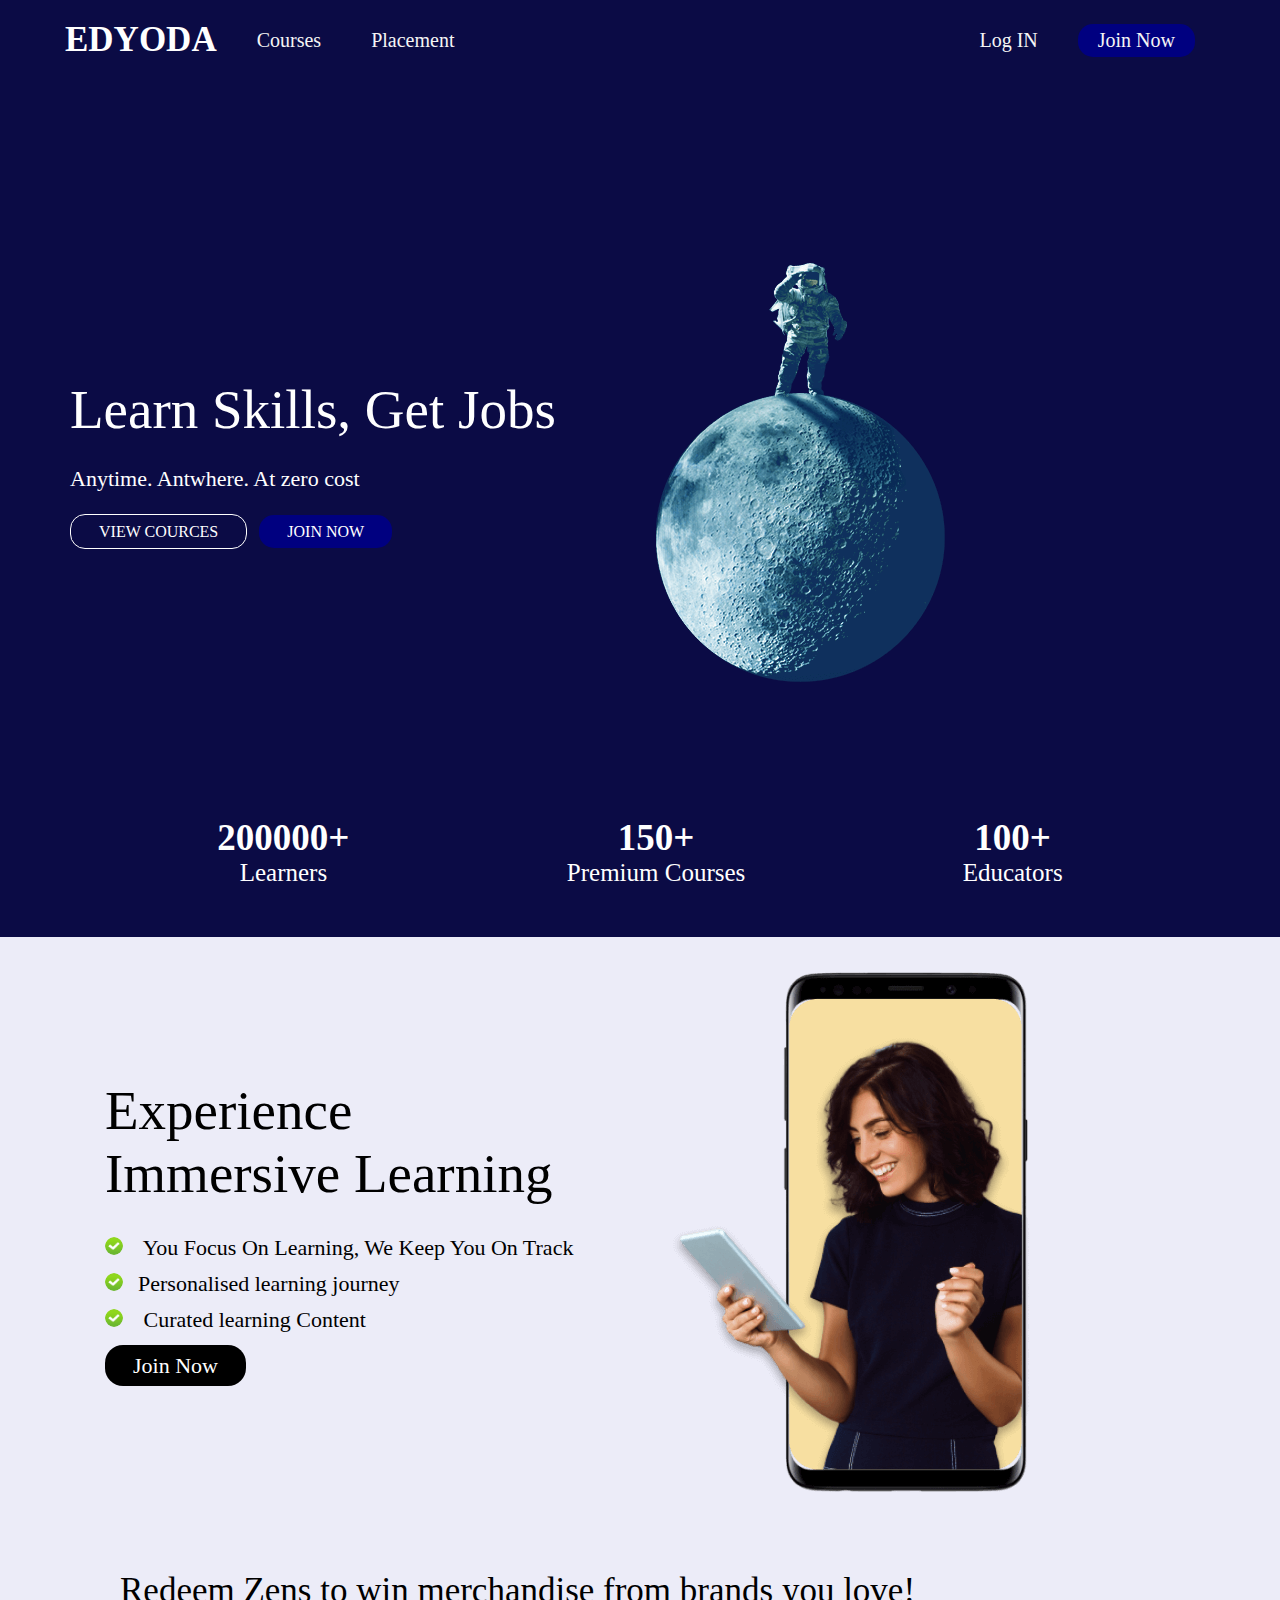
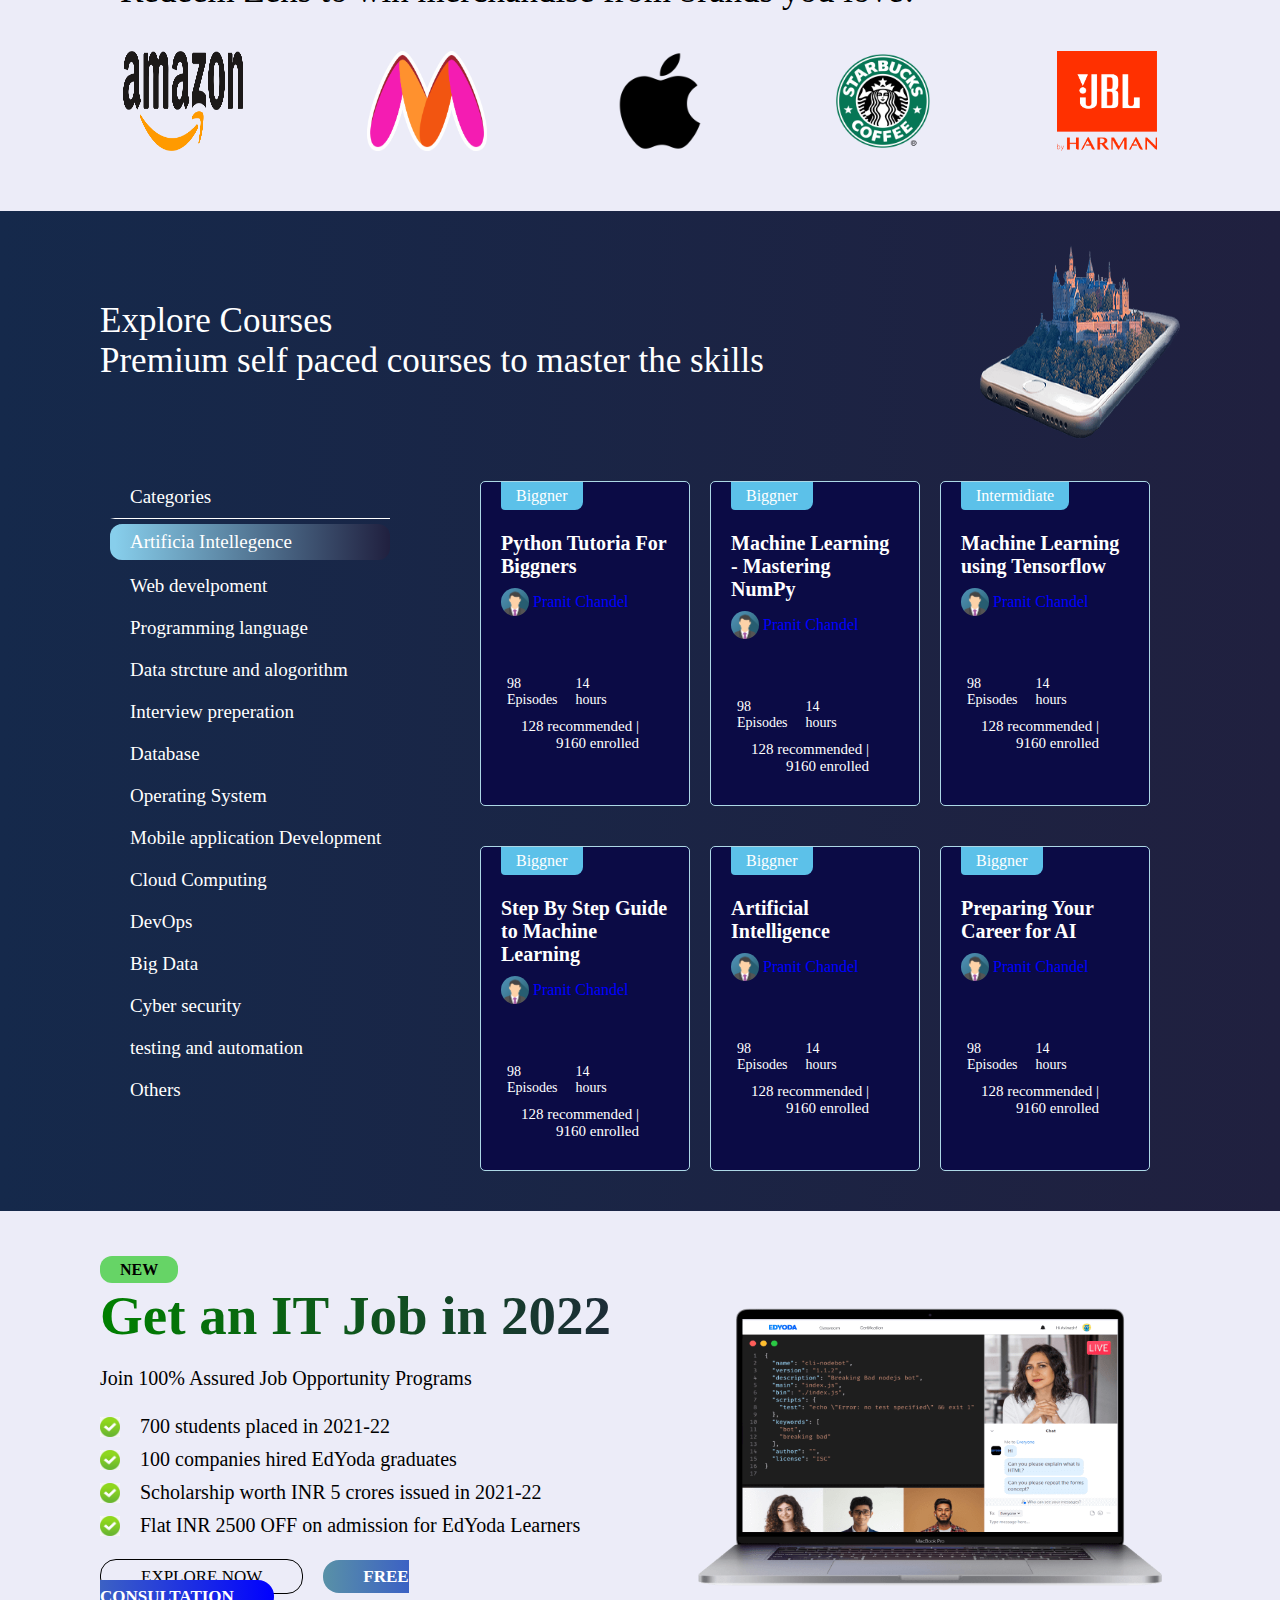
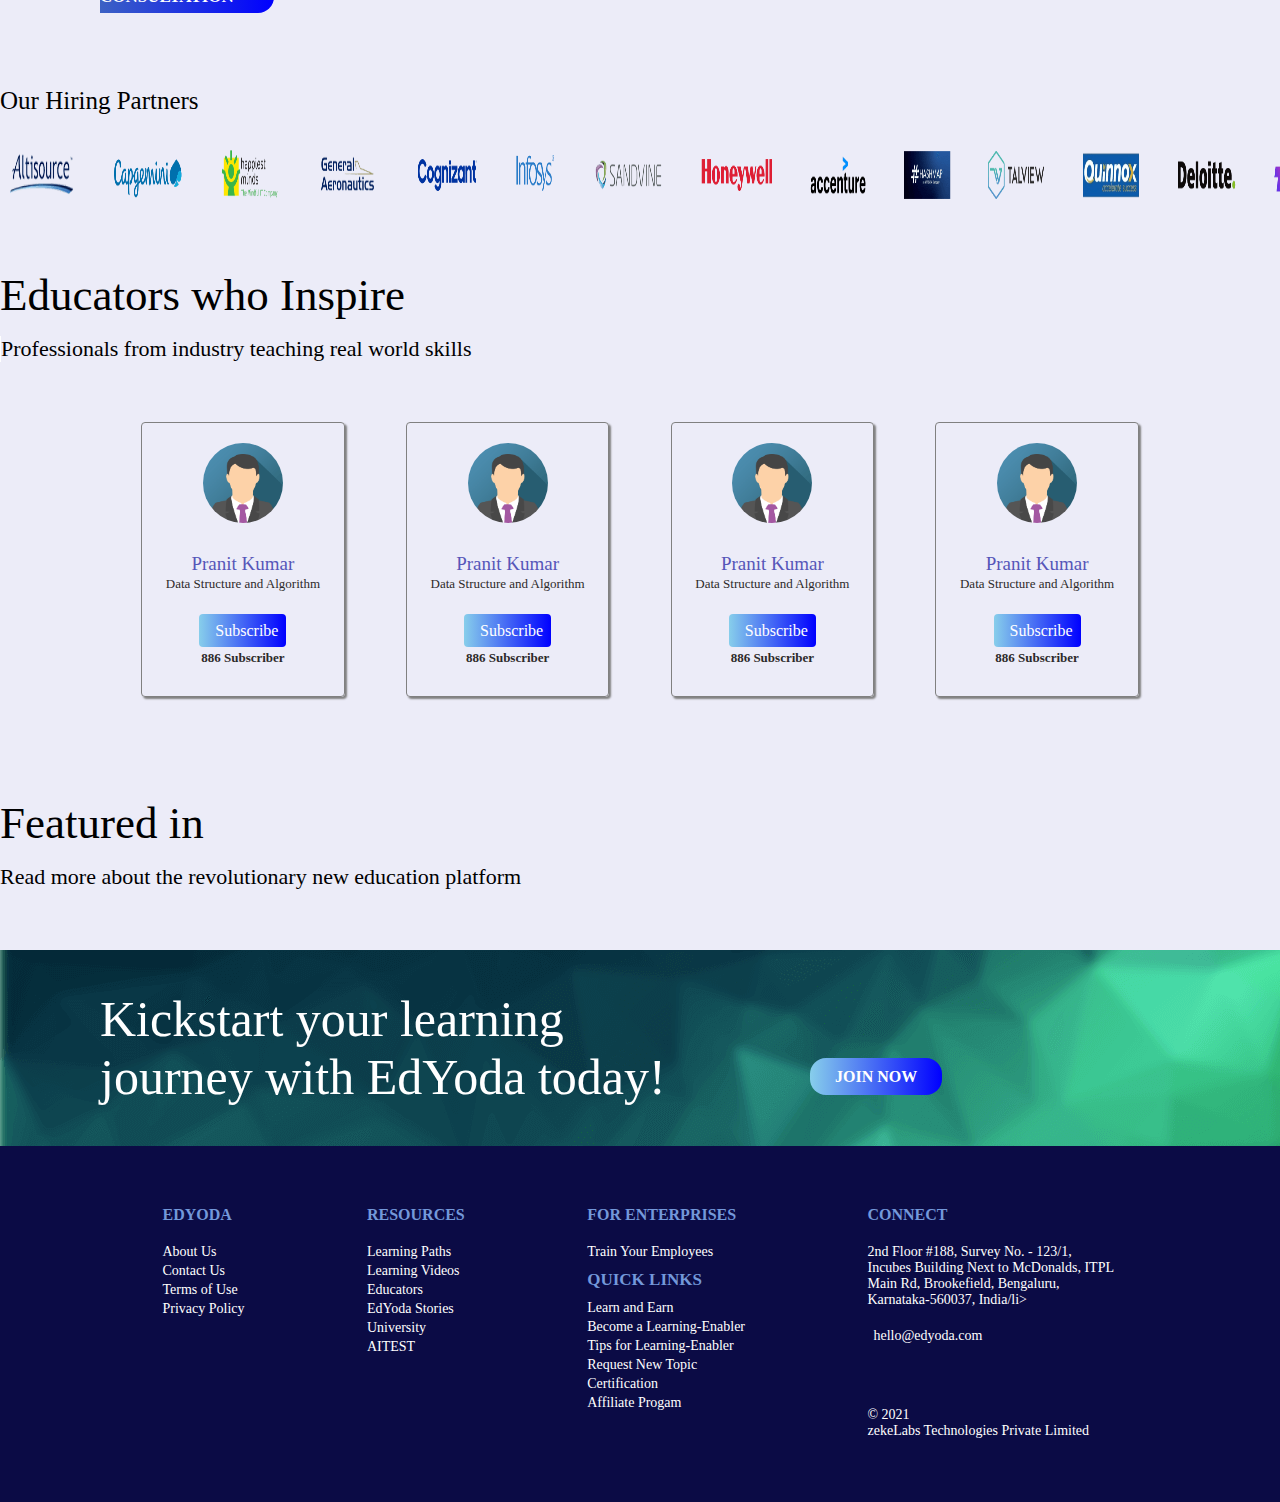
<file: project.html>
<!DOCTYPE html>
<html lang="en">
<head>
    <link rel="stylesheet" href="https://cdnjs.cloudflare.com/ajax/libs/font-awesome/6.1.1/css/all.min.css" integrity="sha512-KfkfwYDsLkIlwQp6LFnl8zNdLGxu9YAA1QvwINks4PhcElQSvqcyVLLD9aMhXd13uQjoXtEKNosOWaZqXgel0g==" crossorigin="anonymous" referrerpolicy="no-referrer" />
    <meta charset="UTF-8">
    <meta http-equiv="X-UA-Compatible" content="IE=edge">
    <meta name="viewport" content="width=device-width, initial-scale=1.0">
    <title>Document</title>
    <link rel="stylesheet" href="./style2.css">
</head>
<body>
    <header>
        <div class="parent">

            <div class="c1">
                <ul class="edy">
                    <li class ="li" id="edyoda"><span>EDYODA</span></li>
                    <li class="li"  id="uni"><div class="menu"><span>Courses</span> <i id="course" class="fa-solid fa-angle-down"></i>

                      <div class="drop"> 

                         <div class="pop">
                            <ul class="one">
                                <li><span><b>WEB DEVELOPMENT</b><i class="fa-solid fa-chevron-right"></i></span></li>
                                <li><img src="./icons8-html-5-48.png"><span>HTML</span></li>
                                <li><img src="./icons8-css3-48.png"><span>CSS</span></li>
                                <li><img src="./icons8-react-native-48.png"><span>ReactJS</span></li>
                                <li><img src="./icons8-angularjs-48.png"><span>Angular</span></li>
                              
                            </ul>


                            <ul  class="two">
                                <li><span id="five"><span><b>ARTIFICIAL<BR>INTELLEGENCE</b></span><i class="fa-solid fa-chevron-right"></i></span></li>
                                <li><img src="./image/icons8-numpy-48.png"><span>NUMPY</span></li>
                                <li><img src="./image/icons8-panda-48.png"><span>Pandas</span></li>
                                <li><img src="./image/icons8-tensorflow-48.png"><span>Tensorflow</span></li>
                                <li><img src="./image/icons8-mind-map-48.png"><span>Machine Learning</span></li>
                              
                          
                        
                                </ul>
                                <ul  class="three">
                                    <li><span><b>PROGRAMMING</b><i class="fa-solid fa-chevron-right"></i></span></li>
                                    <li><img src="./image/icons8-python-48.png"><span>Python</span></li>
                                    <li><img src="./image/icons8-javascript-48.png"><span>JavaScript</span></li>
                                    <li><img src="./image/icons8-c++-48.png"><span>C++</span></li>
                                    <li><img src="./image/icons8-java-48.png"><span>Java</span></li>
                                  
                              
                            
                                    </ul>

                                    <ul  class="four">
                                        <li><Span ><b><button> <div class="circle"></div><span>LIVE</span></button></b> </Span><span><b>SESSIONS</b></span></li>
                                        <li><SPAN>Data Scientist</SPAN></li>
                                        <li><SPAN>Full-stack<br>Developer(MERN)</SPAN></li>
                                        <li><SPAN>Full-stack<br>Developer(JAVA)</SPAN></li>
                                        <li><SPAN>Frontend<br>Developer(ReactJS)</SPAN></li>
                                        <li><SPAN>Backend Developer(JAVA)</SPAN></li>
                                      
                                    </ul>
                         </div>
                         <div class="pop2"><span><b>EXPLORE ALL SELF-PACED COURCES</b></span></div>

                    </div>

                    </div>
                    </li>

                    <li class="li">Placement</li>


                </ul>
            </div>  
            
            <div class="c2">

                <ul class="edyr">
                    <li class="lis"> <span></spa><i class="fa-solid fa-magnifying-glass"></i></span></li>
                    <li  class="lis"><span>Log IN</span></li>
                    <li  class="lis"  id="join"><span>Join Now</span></li>
                </ul>
                
             </div>


        </div>

        


      

        <div class="hero">

            <div class="left">
                <p class="learn">Learn Skills, Get Jobs</p>
                <p>Anytime. Antwhere. At zero cost</p>
                <p ><span  class="view">VIEW COURCES</span><span class="join">JOIN NOW</span></p>


            </div>
            <div class="right">
                <img src="./image/astronaut.png">
            </div>
        </div>

            <div  class="hero1">
                <div>
                    <span class="num">200000+</span>
                    <span>Learners</span>
                </div>
                <div>
                    <span class="num">150+</span>
                    <span>Premium Courses</span>
                </div>
                <div>
                    <span class="num">100+</span>
                    <span>Educators</span>
                </div>

                
            </div>
        

    </header>

    <main>

        <section class="sec">

            <div class="child1">
                <p class="experience">Experience <br> Immersive Learning</p>
                <p><img class="imge" src="./image/png-clipart-green-and-white-correct-sign-grass-angle-symbol-yellow-accept-angle-grass-thumbnail.png">
                    You Focus On Learning, We Keep You On Track</p>
                <p>
                    <img class="imge" src="./image/png-clipart-green-and-white-correct-sign-grass-angle-symbol-yellow-accept-angle-grass-thumbnail.png">Personalised learning journey</p>

                <p><img class="imge" src="./image/png-clipart-green-and-white-correct-sign-grass-angle-symbol-yellow-accept-angle-grass-thumbnail.png">
                    Curated learning Content</p>
                <p class="lastchild"><span>Join Now</span></p>

            </div>

            <div class="child2">
                <img src="./image/benefit-img-32.png">
            </div>

            

        </section>

        <section class="sec2">
            <p>
                Redeem Zens to win merchandise from brands you love!
            </p>
            <div class="amazon">
            <img class="myntra" src="./image/company/new.amazon.png">
            <img class="myntra" src="./image/company/Myntra_logo.png">
            <img src="./image/company/apple-logo-png-dallas-shootings-don-add-are-speech-zones-used-4.png">
            <img src="./image/company/starbucks-logo-png-transparent-0.png">
            <img src="./image/company/2500px-JBL_logo.svg.png">
        </div>
        </section>

        <section class="sec3">

        <div class="explore">

            <div class="text">
                <p>Explore Courses<br>

                    Premium self paced courses to master the skills</p>
            </div>

            
                <img src="./image/company/mobile-castle.png">
            


         </div>

         <div class="parent2">

            <div class="arti">
                <ul>
                    <li >Categories</li>
                    <li>Artificia Intellegence</li>
                    <li>Web develpoment</li>
                    <li>Programming language</li>
                    <li>Data strcture and alogorithm</li>
                    <li>Interview preperation</li>
                    <li>Database</li>
                    <li>Operating System</li>
                    <li>Mobile application Development</li>
                    <li>Cloud Computing</li>
                    <li>DevOps</li>
                    <li>Big Data</li>
                    <li>Cyber security </li>
                    <li>testing and automation</li>
                    <li>Others</li>
                </ul>
            </div>


            <div class="card-p">

                <div class="card">
                    <div><p class="python">Python Tutoria For Biggners</p></div>
                    <div><img src="image/company/img_avatar.png"><span>Pranit Chandel</span></div>
                   
                    <div><div><i class="fa-solid fa-folder"></i></div><span>98<br>Episodes</span><div><i class="fa-solid fa-clock"></i></div><span>14<br>hours</span></div>
                     
                    <div> <span  class="en">128 recommended  | 9160 enrolled</span></div>
                    <div class="tag">Biggner</div>
                </div>

                <div class="card">
                    <div><p class="python">Machine Learning - Mastering NumPy</p></div>
                    <div><img src="image/company/img_avatar.png"><span>Pranit Chandel</span></div>
                   
                    <div><div><i class="fa-solid fa-folder"></i></div><span>98<br>Episodes</span><div><i class="fa-solid fa-clock"></i></div><span>14<br>hours</span></div>
                     
                    <div> <span  class="en">128 recommended  |  9160 enrolled</span></div>
                    <div class="tag">Biggner</div>
                </div>

                <div class="card">
                    <div><p class="python">Machine Learning using Tensorflow</p></div>
                    <div><img src="image/company/img_avatar.png"><span>Pranit Chandel</span></div>
                   
                    <div><div><i class="fa-solid fa-folder"></i></div><span>98<br>Episodes</span><div><i class="fa-solid fa-clock"></i></div><span>14<br>hours</span></div>
                     
                    <div  class="en"> <span>128 recommended  |  9160 enrolled</span></div>
                    <div class="tag">Intermidiate</div>
                </div>

                <div class="card">
                    <div><p class="python">Step By Step Guide to Machine Learning</p></div>
                    <div><img src="image/company/img_avatar.png"><span>Pranit Chandel</span></div>
                   
                    <div><div><i class="fa-solid fa-folder"></i></div><span>98<br>Episodes</span><div><i class="fa-solid fa-clock"></i></div><span>14<br>hours</span></div>
                     
                    <div  class="en"> <span>128 recommended  |  9160 enrolled</span></div>
                    <div class="tag">Biggner</div>
                </div>

                <div class="card">
                    <div><p class="python">Artificial <br>Intelligence</p></div>
                    <div><img src="image/company/img_avatar.png"><span>Pranit Chandel</span></div>
                   
                    <div><div><i class="fa-solid fa-folder"></i></div><span>98<br>Episodes</span><div><i class="fa-solid fa-clock"></i></div><span>14<br>hours</span></div>
                     
                    <div  class="en"> <span>128 recommended  |  9160 enrolled</span></div>
                    <div class="tag">Biggner</div>
                </div>

                <div class="card">
                    <div><p class="python">Preparing Your Career for AI</p></div>
                    <div><img src="image/company/img_avatar.png"><span>Pranit Chandel</span></div>
                   
                    <div><div><i class="fa-solid fa-folder"></i></div><span>98<br>Episodes</span><div><i class="fa-solid fa-clock"></i></div><span>14<br>hours</span></div>
                     
                    <div class="en"> <span>128 recommended  |  9160 enrolled</span></div>
                    <div class="tag">Biggner</div>
                </div>

            </div>

        </div>

    

         


         

        </section>

        <section class="sec4">

            <div class="new">

            <div><span>NEW</span></div>
            <div><span>Get an IT Job in 2022</span></div>
            <div><span>Join 100% Assured Job Opportunity Programs</span></div>
            <div class="big"><img src="./image/png-clipart-green-and-white-correct-sign-grass-angle-symbol-yellow-accept-angle-grass-thumbnail.png"><span>700 students placed in 2021-22</span></div>
            <div  class="big"><img src="./image/png-clipart-green-and-white-correct-sign-grass-angle-symbol-yellow-accept-angle-grass-thumbnail.png"><span>100 companies hired EdYoda graduates</span></div>
            <div  class="big"><img src="./image/png-clipart-green-and-white-correct-sign-grass-angle-symbol-yellow-accept-angle-grass-thumbnail.png"><span>Scholarship worth INR 5 crores issued in 2021-22</span></div>
            <div  class="big"><img src="./image/png-clipart-green-and-white-correct-sign-grass-angle-symbol-yellow-accept-angle-grass-thumbnail.png"><span>Flat INR 2500 OFF on admission for EdYoda Learners</span></div>
            <div><span>EXPLORE NOW</span><span>Free Consultation</span></div>

           </div>
           
           <div >
            <img src="./image/live-sessions.webp">
           </div>

        </section>

        <section class="sec5">
            <div class="one"><p>Our Hiring Partners</p></div>
            <div class="two"> <img src="./image/img/partner-slider.webp"></div>
            <div class="three"><p>Educators who Inspire</p></div>
            <div class="four"> <p>Professionals from industry teaching real world skills</p></div>
            <div class="sticker">

                <div class="card1">
                    <div class="eleven"><img src="./image/company/img_avatar.png"></div>
                    <div class="twelve"><span>Pranit Kumar</span></div>
                    <div class="thirteen"><span>Data Structure and Algorithm</span></div>
                    <div class="fourteen"><span><i class="fa-solid fa-wifi"></i>Subscribe</span></div>
                    <div class="fifteen"><span>886 Subscriber</span></div>
                </div>

                <div class="card1">
                    <div class="eleven"><img src="./image/company/img_avatar.png"></div>
                    <div class="twelve"><span>Pranit Kumar</span></div>
                    <div class="thirteen"><span>Data Structure and Algorithm</span></div>
                    <div class="fourteen"><span><i class="fa-solid fa-wifi"></i>Subscribe</span></div>
                    <div class="fifteen"><span>886 Subscriber</span></div>
                </div>

                <div class="card1">
                    <div class="eleven"><img src="./image/company/img_avatar.png"></div>
                    <div class="twelve"><span>Pranit Kumar</span></div>
                    <div class="thirteen"><span>Data Structure and Algorithm</span></div>
                    <div class="fourteen"><span><i class="fa-solid fa-wifi"></i>Subscribe</span></div>
                    <div class="fifteen"><span>886 Subscriber</span></div>
                </div>

                <div class="card1">
                    <div class="eleven"><img src="./image/company/img_avatar.png"></div>
                    <div class="twelve"><span>Pranit Kumar</span></div>
                    <div class="thirteen"><span>Data Structure and Algorithm</span></div>
                    <div class="fourteen"><span><i class="fa-solid fa-wifi"></i>Subscribe</span></div>
                    <div class="fifteen"><span>886 Subscriber</span></div>
                </div>

               
            </div>
            <div  class="six"> <p>Featured in</p></div>
            <div  class="seven"> <p>Read more about the revolutionary new education platform</p></div>
        

        

        </section>


        <section class="sec6">
            <div>Kickstart your learning
                journey with EdYoda today!
                </div>
                <div> <span>JOIN NOW</span></div>

        </section>
        
    </main>

    <footer>

        <div >
            <ul>
                <li>EDYODA</li>
                <li> About Us</li>
                <li>Contact Us</li>
                <li> Terms of Use</li>
                <li>  Privacy Policy</li>
            </ul>
        </div>

        
        <div >
            <ul>
                <li> RESOURCES</li>
                <li>  Learning Paths</li>
                <li> Learning Videos</li>
                <li>  Educators</li>
                <li>  EdYoda Stories</li>
                <li>  University</li>
                <li>  AITEST</li>
            </ul>
        </div>
       
        <div >
            <ul>
                <li>FOR ENTERPRISES</li>
                <li>    Train Your Employees</li>
                <li class="quick"> QUICK LINKS</li>
                <li>  Learn and Earn</li>
                <li>   Become a Learning-Enabler</li>
                <li>  Tips for Learning-Enabler</li>
                <li>    Request New Topic</li>
     
                <li>Certification</li>
                <li>  Affiliate Progam</li>
            </ul>
        </div>
        
        
       
        <div  class="add">
            <ul>
                <li>   CONNECT</li>
                <li>   2nd Floor #188, Survey No. - 123/1,
                    Incubes Building Next to McDonalds,
                    ITPL Main Rd, Brookefield,
                    Bengaluru, Karnataka-560037,
                    India/li>
                <li class="logo1"> <i class="fa-regular fa-envelope"></i></i> hello@edyoda.com</li>
               
                <li class="logo2"><i class="fa-light fa-location-dot"></i></i></i>
                    <i class="fa-brands fa-twitter-square"></i>
                    <i class="fa-brands fa-facebook"></i>
                    <i class="fa-brands fa-linkedin"></i>
                </li>
                <li class="tech">  © 2021<br>
                    zekeLabs Technologies Private Limited</li>
               
            </ul>
        </div>
     
       
        

    </footer>



    </body>



    
</body>
</html>
</file>
<file: style2.css>
*{
    margin:0px;
    padding:0px;
}

header{
    background-color:   #0B0B45 ;
    padding:20px 0px 0px 0px;
}

.edy{
    display:flex;
    align-items: center;
    font-size: 20px;
    font-weight: 400;
    color:whitesmoke;
    list-style-type: none;
}

 #edyoda{
    font-size: 35px;
    font-weight: 700;
    color:white;
    margin-left: 65px;
}

#course{
    margin-left: 10px;
    margin-top:3px;
}

.edy #uni{
    display:flex;
    align-items: center;
}

.li{
    margin:0px 20px;
}

.pop img{
    height:30px;
    width:30px;
    margin-right: 5px;
   }

   .pop li{
    font-weight: 400;
    margin:10px 0px;
    display:flex;
    align-items: center;
    
   }
   .drop{
   display:none;
    position: absolute;
    left:0px;
    right:0px;
    
    padding-top:28px;
    
   
   

   }

   .menu:hover .drop{
   display:block;
  
   }
   

   .pop{
    display:flex;
    justify-content: space-evenly;
  
   
   
   border-bottom: 1px solid white;
   }
   .pop button{
    padding:2px 9px;
    font-size: 15px;
    font-weight: 700;
    display:flex;
    align-items: center;
   
    border:1px solid white;
    border-radius:8px;
    margin-right: 7px;
}
 .pop .circle{
    height:5px;
    width:5px;
    background-color: red;
    border-radius: 50%;
    margin-right: 7px;
}

.two #five{
    display :flex;
    align-items: center;
}
.pop i{
    margin-left: 10px;
}
.pop2{
    padding:20px 0px;
    text-align: center;
    
    color:skyblue;
}
.parent{
    display:flex;
    justify-content: space-between;
}
.c2{
    display:flex;
    align-items: center;
    margin-right:65px;

}


.edyr{
    display:flex;
    align-items: center;
    font-size: 20px;
    font-weight: 400;
    color:whitesmoke;
    list-style-type: none;
    
}

.lis{
    margin:0px 20px;
}

#join{
   
    padding:5px 20px;
    background-color: navy;
    border-radius: 15px;
}

 #join:hover{
    background-color:lightblue;
}
.parent span{
    cursor:pointer;
}

.four{
    padding-left: 25px;
    border-left: 1px solid white;
}
.left{
    font-size: 22px;
    color: white;
  
    margin-right: 100px;

}

.left .learn{
    font-size: 55px;
}
.left p{
    margin:0px 0px 25px 0px;
}
.left .view{
    font-size: 16px;
    padding:8px 28px;
    border:1px solid white;
    margin-right: 12px;
    border-radius:15px;
    cursor: pointer;
}
.left .join{
    font-size: 16px;
    padding:8px 28px;
    border-radius:15px;
    background-color: navy;
    cursor: pointer;

}



.hero{
    display:flex;
    align-items: center;
    padding:200px 0px 80px  70px;
}
.hero1 div{
    display: flex;
    flex-direction: column;
    align-items: center;
}

.hero1{
    display: flex;
    justify-content: space-evenly;
    font-size:25px;
    color:white;
    background-color:   #0B0B45 ;
    padding:50px 0px 50px 0px;
  
}
.hero1 .num{
    font-weight: 550;
    font-size:37px;
   
}

.child1  p{
    font-size: 22px;
    margin: 0px 80px 10px 105px;
}

.child1 .experience{
    font-size: 55px;
    margin-bottom:30px;
}
.child1 span{
    color:white;
    background-color: black;
    border-radius: 18px;
    padding:8px 28px;
    cursor: pointer;
    
}
.child1 .lastchild{
    margin-top: 20px;
}

.sec{
    display:flex;
    align-items: center;
    background-color: #ececf8 ;
    padding:30px 0px 40px 0px;
}

.child1 .imge{
    height:18px;
    width:18px;
    border-radius: 50%;
    margin-right: 15px;
}
.sec2 img{
    height:100px;
    width:100px;
}

.amazon{
    
    display:flex;
    justify-content: space-evenly;
    padding-bottom: 60px;
}
.sec2 .myntra{
    width:120px;
}
.sec2 p{
    font-size: 35px;
    padding:30px 0px 40px 120px;
}
.sec2{
    background-color:#ececf8 ;
}
.explore img{
    height:200px;
    width:200px;
    margin-right: 100px;
}
   
    .explore{
        display:flex;
        align-items: center;
       
        justify-content: space-between;
        padding:30px 0px 40px 0px;
        color:white;

    }

    .explore p{
        font-size: 35px;
        margin-left:  100px;
    }
    .arti{
        margin:0px 90px 0px 110px;
    }

    .arti ul{
        list-style-type: none; 
        font-size: 19px;
        font-weight: 500;
       
    }

    .arti li{
        margin:0px  0px 10px 0px ;
        color:white;
       width:260px;
       padding:5px 0px 5px 15px;
       border-left:5px solid transparent;
       border-radius: 5px;
       cursor:pointer;

      
       
        
        
    }
    .arti li:hover{
        border-left-color: skyblue;

    }
    .arti ul li:first-child{
        padding-bottom: 10px;
        border-bottom: 1px solid white;
        margin-bottom: 5px;
        border-radius: 0px;
    }

    .arti :first-child:hover{
        border-left-color: transparent;

    }
    
    
  
   
    .arti :nth-child(2){
        background-image: linear-gradient(to right,skyblue,#20203f );
        padding: 7px 0px 7px 15px;
        border-radius: 12px;
        border-left:5px solid skyblue ;
    }
    .parent2{
        display:flex;
    }
    .card-p{
        display:flex;
        flex-wrap: wrap;
    }
    .card{
        color:white;
       
        border:1px solid lightblue;
        border-radius: 5px;
        width:21%;
        margin-bottom: 40px;
        margin-right: 20px;
        min-width:130px ;
        padding:50px 20px 30px 20px;
        background-color: #0B0B45;
        position: relative;
        cursor: pointer;
       
       
    }
    .card img{
        height:28px;
        width:28px;
        border-radius: 50%;
    }
    .card .python{
       
        font-size:20px;
        font-weight: 800;
        margin-bottom: 10px;
    }
   .card :nth-child(2){
    display:flex;
    align-items: center;
   
   }

   .card :nth-child(2) span{
    margin-left: 4px;
    color:blue;
   }
   .card :nth-child(3){
    display:flex;
    align-items: center;
    font-size: 14px;
    margin-top: 60px;
  
  
   }

   .card :nth-child(3) :nth-child(1){
    margin-bottom: 0px;
   }
   .card :nth-child(3) i{
   
    margin-right: 6px;
   
   }

   .card :nth-child(3) :nth-child(3)
   {
    margin:0px;
    margin-left:12px;
   
   }

  
   .card-p .en{
    font-size: 15px;
    display:flex;
    align-items: center;
    margin-top: 10px;
    margin-right:30px;
    text-align:right;
   

   }

   .card div:last-child :last-child{
    margin-left: 20px;
   }
  
.sec3{
    background-image:linear-gradient(to right,#15294b,#20203f ) ;
}
  .card .tag{
    position: absolute;
    background-color: rgb(92, 193, 233);
    border-bottom-left-radius: 4px;
    border-bottom-right-radius: 8px;
    padding:5px  15px;
    color:white;
    top:0px;
    left:20px;
  }

  .new img{
    height:20px;
    width:20px;
    margin-right: 20px;
  }
  .new div:first-child span{
    padding:5px 20px;
    background-color: rgb(102, 212, 102);
    border-radius: 12px;
    font-weight: 550;
  

  }
  .new div:nth-child(2){
    font-size: 55px;
    font-weight: 600;
    margin: 5px 0px 20px 0px;
    -webkit-background-clip:text;
    -webkit-text-fill-color: transparent;
    background-image: linear-gradient(to right ,green,#20203f);
  }
  .new div:nth-child(3){
    font-size: 20px;
    margin-bottom: 25px;
  }

  .new .big{
    font-size: 20px;
    display:flex;
    align-items: center;
    margin-bottom: 10px;
    
  }
  .new div:last-child{
    margin:30px 0px;
  }

  .new div:last-child span:first-child{
    font-size: 17px;
    padding:7px 40px;
    border-radius: 16px;
    border: 1px solid black;
    cursor:pointer;
    
  }
  .new div:last-child span:last-child{
    font-size: 17px;
    text-transform: uppercase;
    color: white;
    font-weight: 550;
    padding:7px 40px;
    border-radius: 16px;
   background-image: linear-gradient(to right,rgb(89, 145, 167) ,blue);
   cursor:pointer;
    
   margin-left:20px;
  }
  .sec4 div:last-child img{
   
    height:300px;
    width:500px;
  }
 
  .sec4{
    display:flex;
    align-items: center;
    justify-content: space-between;
  }

  .sec4  .new{
    margin-left: 100px;
  }

  .sec4 div:last-child{
    margin-right: 100px;
  }
 
  .sec4{
    padding:50px 0px 50px 0px;
    background-color: #ececf8;
  }
 

  .sec5  .one{
    margin-bottom: 10px;
    font-size: 25px;
  }

  .sec5 img {
    width:1345px;
    height:100px;
    margin:0px 0px 40px 0px;
   
   

  }
  .sec5 .three{
    font-size: 45px;
    margin-bottom: 15px;
  }

  .sec5 .four{
    font-size: 22px;
    margin-bottom: 60px;
    padding:0px;
  }
  .sec5 .six{
    font-size: 45px;
    margin:50px 0px 15px 0px
  }

  .sec5 .seven{
    font-size: 22px;
    padding-bottom: 60px;
  }

  .sec5 .card1 img{
    height:80px; 
    width:80px;
    border-radius: 50%;
  }
  .eleven{
    height:100px; 
    width:80px;
    overflow: hidden;
    margin-top:20px;
    margin-bottom: 10px;
  }
  .twelve{
    font-size: 19px;
    color: #5656b9;
    margin-bottom: 1px;
  }
  .thirteen{
    font-size: 13px;
    color:rgb(44, 42, 42);
    margin-bottom: 30px;
  
  }
  .fourteen span{
    color:white;
    padding:8px;
    background-image: linear-gradient(to right,skyblue ,blue);
    border-radius: 4px;

  } .fourteen span i{
    margin-right: 8px;
  }
  
  .fifteen{
    font-size: 13px;
    color:rgb(44, 42, 42);
    font-weight:800;
    margin-bottom: 30px;
    margin-top: 10px;
  }
  .card1{
    width:18%;
    display:flex;
    flex-direction: column;
    border-radius: 4px;
    align-items: center;
    border:1px solid gray;
    box-shadow: 2px 2px 2px gray;
  }
  
  .sticker{
    display:flex;
    justify-content: space-evenly;
    margin:0px 80px 100px 80px;
  }
  .sec5{
    background-color: #ececf8;
  }
   
  .sec6{
    padding:40px 0px 40px 0px ;
    display:flex;
    align-items: flex-end;
    background-image: url("./image/company/background.png");
    
  
  }

  .sec6 div:first-child{
    font-size: 50px;
    width:590px;
    margin:0px 120px 0px 100px;
    color:white;

  }

  .sec6 div:last-child span{
       
    color:white;
    border-radius: 16px;
    background-image: linear-gradient(to right, skyblue, blue);
    padding:10px 25px;
    font-weight: 600;
    cursor:pointer;
  }
  .sec6 div:last-child{
    margin-bottom: 20px;
   
  }
  
  footer{
    display: flex;
    padding:60px 40px ;
    justify-content: space-evenly;
    color:white;
    background-color: #0B0B45;
  }

 footer .add{
  width:250px;
 }

 footer div ul li{
  font-size: 14px;
  margin:0px 0px 3px 0px;
  cursor: pointer;
 }

 footer div ul li:first-child{
  color:#7398da;
  font-size: 16px;
  font-weight: 700;
  margin-bottom: 20px;
 }
 footer div ul{
  list-style-type: none;
 }

 footer .quick{
  color:#7398da;
  font-size: 17px;
  font-weight: 700;
  margin: 10px 0px;

 }

footer .tech{
  margin-top: 20px;
}

footer .logo1,footer .logo2{
  margin-top:20px;
 
}
.logo1 {
  display:flex;
  align-items: center;
 

}
.logo2 i{
  margin-right: 10px;
  font-size: 20px;

}

.logo1 i{
  margin-right: 6px;
  font-size: 20px;
}
</file>
